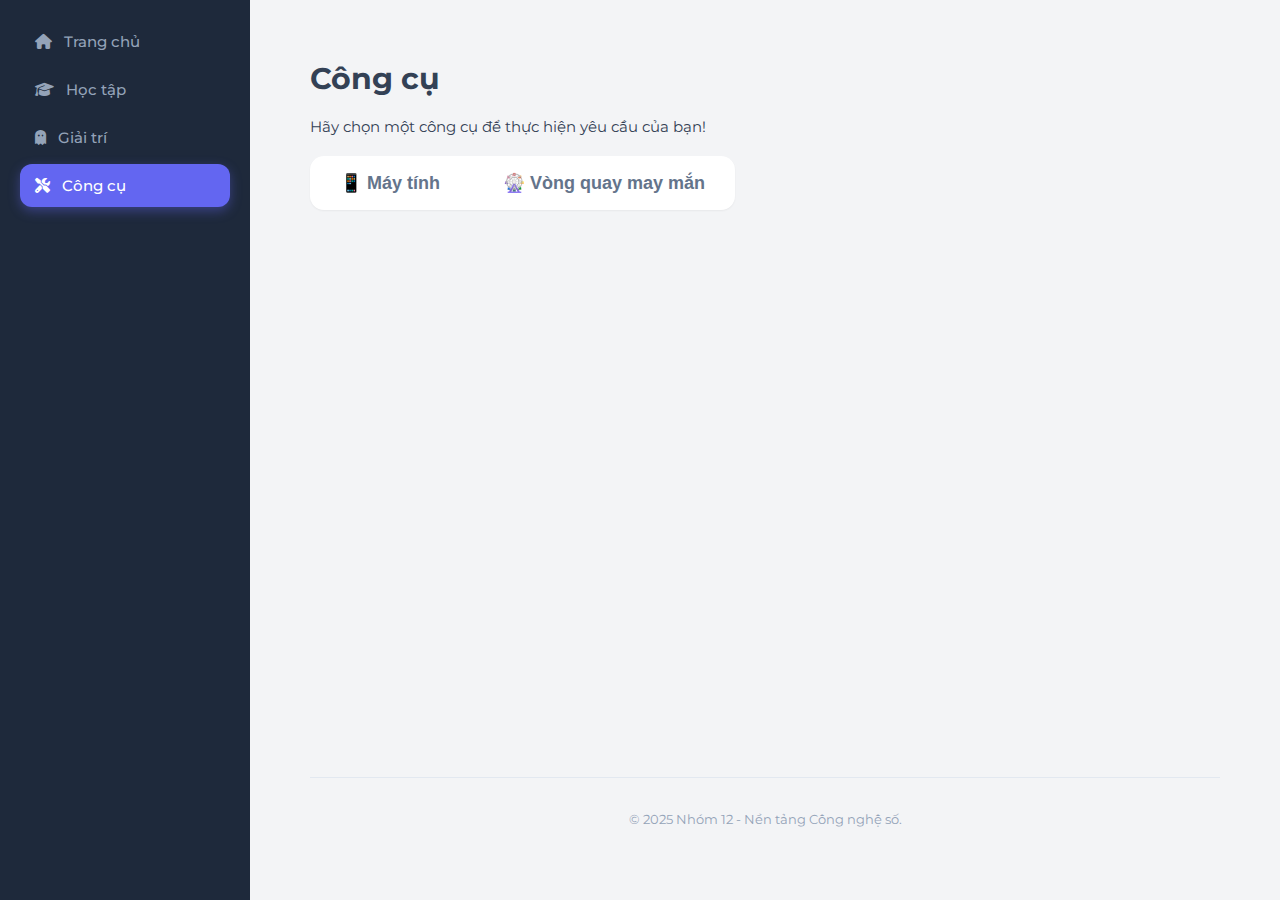
<file: congcu.html>
<!DOCTYPE HTML>
<html lang="vi">
<head>
    <title>Game Center - Giải trí</title>
    <meta charset="utf-8" />
    <meta name="viewport" content="width=device-width, initial-scale=1" />
    <link href="https://fonts.googleapis.com/css2?family=Montserrat:wght@600;700&family=Roboto:wght@300;400;500;700&display=swap" rel="stylesheet">
    <link rel="stylesheet" href="https://cdnjs.cloudflare.com/ajax/libs/font-awesome/6.4.0/css/all.min.css">
    <link rel="stylesheet" href="css\style_congcu.css">

</head>
<body class="is-preload">

<section id="sidebar">
    <div class="inner">
        <nav>
            <ul>
                <li><a href="index.html" ><i class="fa-solid fa-house"></i> Trang chủ</a></li> 
                <li><a href="hoctap.html"><i class="fa-solid fa-graduation-cap"></i> Học tập</a></li>
                <li><a href="giaitri.html"><i class="fa-solid fa-ghost"></i> Giải trí</a></li>
                <li><a href="congcu.html" class="active"><i class="fa-solid fa-screwdriver-wrench"></i> Công cụ</a></li>
            </ul>
        </nav>
    </div>
</section>

    <div id="wrapper" style="margin-top: 0px;">
    <section class="wrapper style1 fade-up fullscreen">
        <div class="inner">
            <h1>Công cụ</h1>
            <p>Hãy chọn một công cụ để thực hiện yêu cầu của bạn!</p>

            <section id="game-selector">
                <button onclick="showGame('calculator')">📱 Máy tính</button>
                <button onclick="showGame('vongquay')">🎡 Vòng quay may mắn</button>
            </section>

            <section id="game-area">

                <div id="calculator" class="game-box">
                    <h3 class="calculator-title">🖩 Casio fx-580 — Máy tính khoa học</h3> 
                    <div class="machine">
                        
                        <div class="calc-shell" role="application">
                            <div id="screen" class="screen">
                                <div id="expr" class="expr">&nbsp;</div>
                                <div id="result" class="result">0</div>
                            </div>

                            <div class="controls">
                                <div style="display:flex; gap:10px;">
                                    <div class="toggle">
                                        <select id="mode">
                                            <option value="COMP">COMP</option>
                                            <option value="STAT">STAT</option>
                                            <option value="BASE">BASE</option>
                                        </select>
                                    </div>
                                    <div class="toggle">
                                        <select id="angleMode">
                                            <option value="DEG">DEG</option>
                                            <option value="RAD">RAD</option>
                                        </select>
                                    </div>
                                </div>

                                <div class="btn-action-group">
                                    <button id="clearEntry" class="btn-clear" data-key="CE" title="Clear Entry">CE</button>
                                    <button id="allClear" class="btn-clear" data-key="AC" title="All Clear">AC</button>
                                </div>
                            </div>

                            <div class="keypad-grid">
                                <div class="btn func" data-key="(">(</div>
                                <div class="btn func" data-key=")">)</div>
                                <div class="btn func" data-key="pi">π</div>
                                <div class="btn func" data-key="e">e</div>

                                <div class="btn func" data-key="sin">sin</div>
                                <div class="btn func" data-key="cos">cos</div>
                                <div class="btn func" data-key="tan">tan</div>
                                <div class="btn func" data-key="^">^</div>

                                <div class="btn func" data-key="asin">sin⁻¹</div>
                                <div class="btn func" data-key="acos">cos⁻¹</div>
                                <div class="btn func" data-key="atan">tan⁻¹</div>
                                <div class="btn func" data-key="sqrt">√</div>

                                <div class="btn func" data-key="ln">ln</div>
                                <div class="btn func" data-key="log">log</div>
                                <div class="btn func" data-key="!">x!</div>
                                <div class="btn func" data-key="%">%</div>

                                <div class="btn num" data-key="7">7</div>
                                <div class="btn num" data-key="8">8</div>
                                <div class="btn num" data-key="9">9</div>
                                <div class="btn op" data-key="/">÷</div>

                                <div class="btn num" data-key="4">4</div>
                                <div class="btn num" data-key="5">5</div>
                                <div class="btn num" data-key="6">6</div>
                                <div class="btn op" data-key="*">×</div>

                                <div class="btn num" data-key="1">1</div>
                                <div class="btn num" data-key="2">2</div>
                                <div class="btn num" data-key="3">3</div>
                                <div class="btn op" data-key="-">−</div>

                                <div class="btn num" data-key="0">0</div>
                                <div class="btn num" data-key=".">.</div>
                                <div class="btn accent" id="equals" data-key="=">=</div>
                                <div class="btn op" data-key="+">+</div>
                            </div>

                            <div class="meta">
                                <div>Gợi ý: Enter = Bằng, Backspace = Xóa, C = AC</div>
                            </div>
                        </div>

                    </div>
                </div>
                
                <div id="vongquay" class="game-box"> 
                    <div class="card">
                        <h2 style="text-align:center;margin:0 0 8px">🎡 Vòng quay may mắn — Bản sửa lỗi kết quả</h2>
                        <canvas id="wheel" width="520" height="520" aria-label="Vòng quay"></canvas>
                        <div class="controls">
                            <button id="spin">QUAY</button>
                            <button id="quick">Quay nhanh</button>
                            <input id="prizeInput" type="text" placeholder="Nhập phần thưởng..." style="width:260px">
                            <button id="add">Thêm</button>
                        </div>
                        <div class="list" id="list"></div>
                        <div id="result-vongquay" aria-live="polite"></div> 
                    </div>
                </div>
                
            </section>
        </div>
    </section>
    <footer id="footer">
        <p>© 2025 Nhóm 12 - Nền tảng Công nghệ số.</p>
    </footer>
</div>
<script src="js\js_congcu.js"></script>

</body>
</html>
</file>
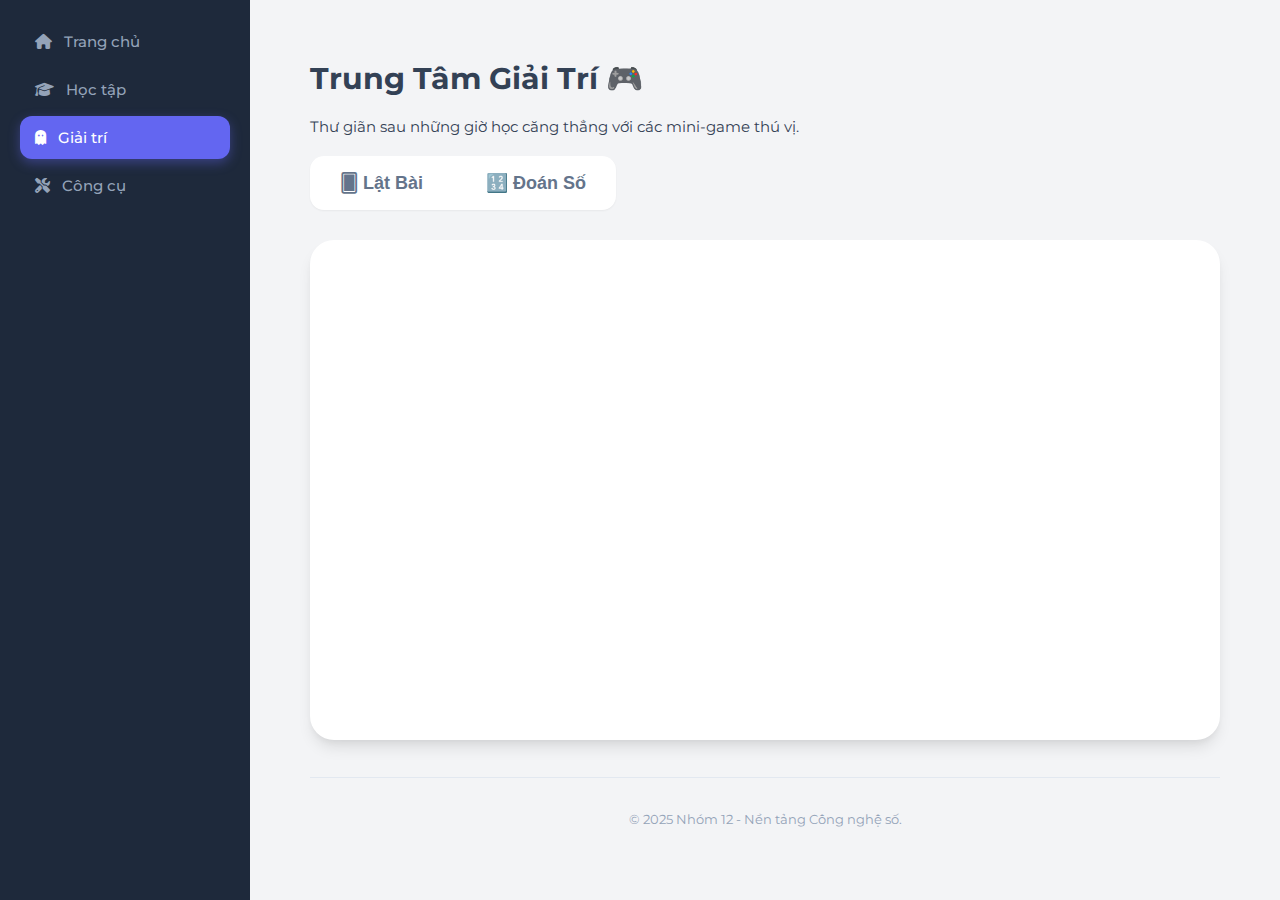
<file: giaitri.html>
<!DOCTYPE HTML>
<html lang="vi">
<head>
    <title>Game Center - Giải trí</title>
    <meta charset="utf-8" />
    <meta name="viewport" content="width=device-width, initial-scale=1" />
    <link href="https://fonts.googleapis.com/css2?family=Montserrat:wght@600;700&family=Roboto:wght@300;400;500;700&display=swap" rel="stylesheet">
    <link rel="stylesheet" href="https://cdnjs.cloudflare.com/ajax/libs/font-awesome/6.4.0/css/all.min.css">
    <link rel="stylesheet" href="css\style_giaitri.css">

</head>
<body class="is-preload">

<section id="sidebar">
    <div class="inner">
        <nav>
            <ul>
                <li><a href="index.html" ><i class="fa-solid fa-house"></i> Trang chủ</a></li> 
                <li><a href="hoctap.html"><i class="fa-solid fa-graduation-cap"></i> Học tập</a></li>
                <li><a href="giaitri.html"class="active"><i class="fa-solid fa-ghost"></i> Giải trí</a></li>
                <li><a href="congcu.html"><i class="fa-solid fa-screwdriver-wrench"></i> Công cụ</a></li>
            </ul>
        </nav>
    </div>
</section>

    <div id="wrapper">
        <div class="inner">
            
            <h1>Trung Tâm Giải Trí 🎮</h1>
            <p class="subtitle">Thư giãn sau những giờ học căng thẳng với các mini-game thú vị.</p>

            <section id="game-selector" style="font-size: 40px;">
                <!-- <button onclick="showGame('taixiu')">🎲 Gieo xúc s</button> -->
                <button onclick="showGame('cardmatch')">🂠 Lật Bài</button>
                <button onclick="showGame('guessnum')">🔢 Đoán Số</button>
            </section>

            <section id="game-area">
                
                <div id="cardmatch" class="game-box">
                    <h3>🂠 Luyện trí nhớ: Tìm cặp giống nhau</h3>
                    <p style="color:var(--text-light); margin-bottom: 20px;">
                        Luật chơi: Lật 2 lá bài giống nhau để ghi điểm. Cố gắng hoàn thành nhanh nhất có thể!
                    </p>
                    
                    <div style="margin-bottom:20px;  display:flex; align-items:center; gap: 10px;">
                        <select style="font-size:20px;;" id="card-count">
                            <option value="16">Dễ (16 ô)</option>
                            <option value="20">Thường (20 ô)</option>
                            <option value="24">Khó (24 ô)</option>
                            <option value="32">Siêu khó (32 ô)</option>
                        </select>
                        <button onclick="startGame()" class="game-action xoc" style="padding: 8px 20px; margin:0; font-size:20px;">Bắt đầu</button>
                        <button onclick="resetGame()" class="game-action tai" style="padding: 8px 20px; margin:0; font-size:20px; background:#94a3b8;">Reset</button>
                    </div>

                    <div style="margin-bottom:20px; font-weight: 500;">
                        ⏱ Thời gian: <span id="timer" style="color:var(--primary); font-weight:700;">0</span>s 
                        &nbsp;|&nbsp; 
                        ❌ Sai: <span id="wrong" style="color:#ef4444; font-weight:700;">0</span>
                    </div>
                    
                    <div id="finalResult" style="margin-bottom:20px; font-size:18px; font-weight:700; color:#10b981;"></div>

                    <div id="cardBoard" style="display:grid; gap:10px; justify-content:center;"></div>
                </div>

                <div id="guessnum" class="game-box" style="font-size: 20px;">
                    <h3>🔢 Thử tài đoán số bí mật</h3>
                    <p style="color:var(--text-light); margin-bottom: 20px;">
                        Luật chơi:  Máy tính đã chọn một số từ <strong style="color: #ef4444;">1 đến 100</strong>. Bạn hãy đoán xem đó là số mấy?
                    </p>
                    
                    <div style="display: flex; gap: 10px; flex-wrap: wrap; align-items: center;">
                        <input style="font-size:20px;" type="number" id="userGuess" placeholder="Nhập số (1-100)" min="1" max="100">
                        <button onclick="doanSo()" class="game-action xoc" style="padding: 8px 20px; margin:0; font-size:20px;">Đoán</button>
                        <button onclick="choiLai()" class="game-action tai" style="padding: 8px 20px; margin:0; font-size:20px; background:#94a3b8;">Reset</button>
                        
                    </div>

                    <p id="msgGuess" style="margin-top:20px; font-size:20px; font-weight:700; min-height: 30px;"></p>
                    <p style="color:var(--text-light)">Số lần đoán: <span id="countGuess" style="font-weight:700; color:var(--text-dark)">0</span></p>
                </div>

            </section>
        </div>

        <footer id="footer" style="margin-top: auto; padding: 20px; text-align: center; color: var(--text-light); border-top: 1px solid #e2e8f0;">
            <p>© 2025 Nhóm 12 - Nền tảng Công nghệ số.</p>
        </footer>
    </div>
    
    <script src="js\js_giaitri.js"></script>

</body>
</html>
</file>
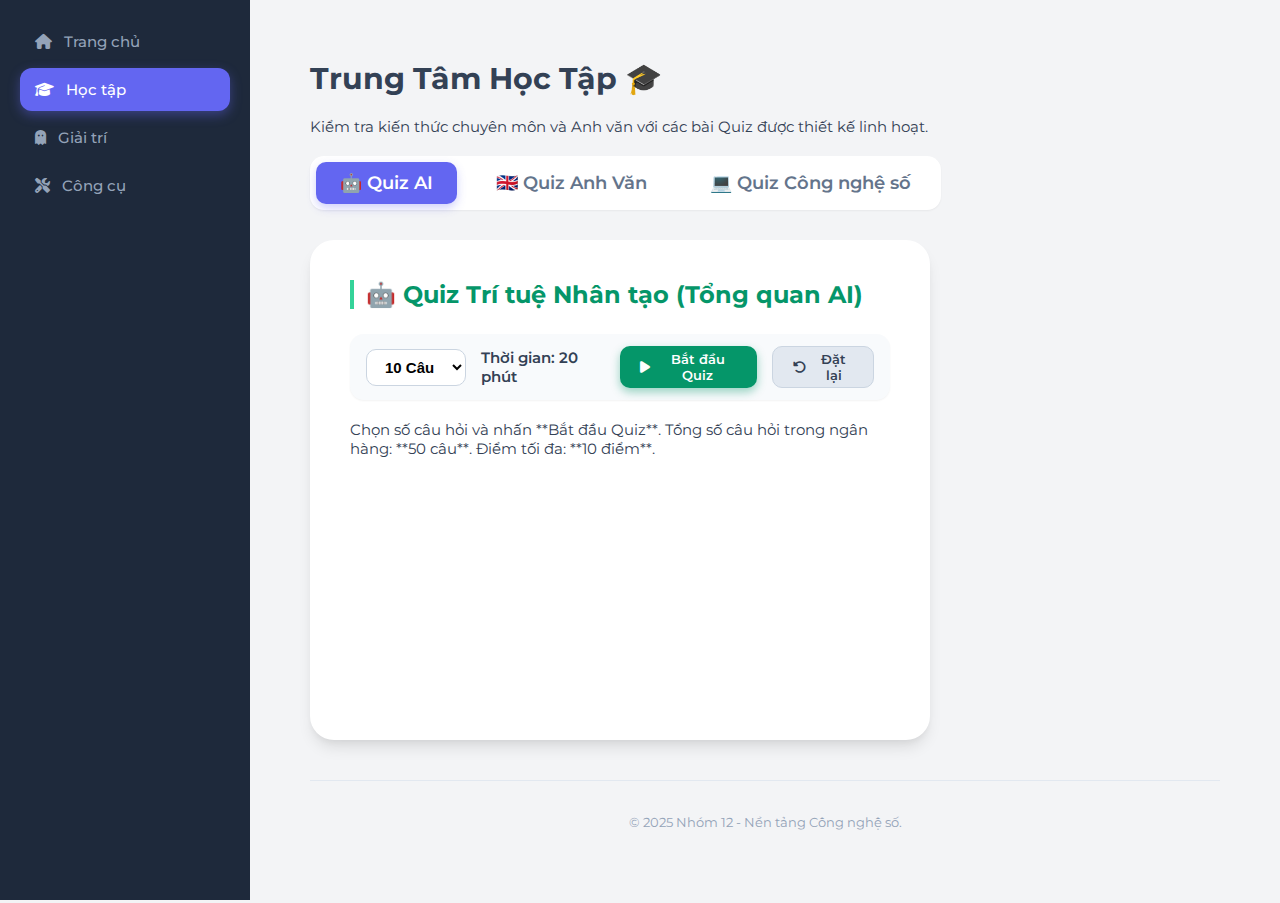
<file: hoctap.html>
<!DOCTYPE HTML>
<html lang="vi">
<head>
    <title>Learning Center - Học tập</title>
    <meta charset="utf-8" />
    <meta name="viewport" content="width=device-width, initial-scale=1" />
    <link href="https://fonts.googleapis.com/css2?family=Montserrat:wght@600;700&family=Roboto:wght@300;400;500;700&display=swap" rel="stylesheet">
    <link rel="stylesheet" href="https://cdnjs.cloudflare.com/ajax/libs/font-awesome/6.4.0/css/all.min.css">
    <link rel="stylesheet" href="css\style_hoctap.css">

</head>
<body class="is-preload">

<div id="floating-timer"></div>

<section id="sidebar">
    <div class="inner">
        <nav>
            <ul>
                <li><a href="index.html" ><i class="fa-solid fa-house"></i> Trang chủ</a></li> 
                <li><a href="hoctap.html" class="active"><i class="fa-solid fa-graduation-cap"></i> Học tập</a></li>
                <li><a href="giaitri.html"><i class="fa-solid fa-ghost"></i> Giải trí</a></li>
                <li><a href="congcu.html"><i class="fa-solid fa-screwdriver-wrench"></i> Công cụ</a></li>
            </ul>
        </nav>
    </div>
</section>

<div id="wrapper">
    <div class="inner">
        
        <h1 class="header-content">Trung Tâm Học Tập 🎓</h1>
        <p class="subtitle">Kiểm tra kiến thức chuyên môn và Anh văn với các bài Quiz được thiết kế linh hoạt.</p>

        <section id="tool-selector">
            <button onclick="showTool('quiz-ai')">🤖 Quiz AI</button>
            <button onclick="showTool('quiz-english')">🇬🇧 Quiz Anh Văn</button>
            <button onclick="showTool('quiz-it-basic')">💻 Quiz Công nghệ số</button>
        </section>
        
        <div id="content-wrapper">
            <section id="content-area">
                <div id="quiz-ai" class="tool-box">
                    <h3>🤖 Quiz Trí tuệ Nhân tạo (Tổng quan AI)</h3>
                    <div id="ai-controls" class="controls-bar">
                        <select id="ai-num-questions">
                            <option value="10">10 Câu</option>
                            <option value="20">20 Câu</option>
                            <option value="40">40 Câu</option>
                        </select>
                        <span id="ai-time-limit" style="color:var(--text-main); font-weight: 600;">Thời gian: 20 phút</span>
                        <button onclick="startQuiz('ai')" class="btn-action btn-start"><i class="fa-solid fa-play"></i> Bắt đầu Quiz</button>
                        <button onclick="resetQuiz('ai')" class="btn-action btn-reset"><i class="fa-solid fa-rotate-left"></i> Đặt lại</button>
                    </div>

                    <div id="ai-info" class="quiz-info-block">
                        Chọn số câu hỏi và nhấn **Bắt đầu Quiz**. Tổng số câu hỏi trong ngân hàng: **${getQuizBank('ai').length} câu**. Điểm tối đa: **10 điểm**.
                    </div>
                    
                    <div id="ai-quiz-content" class="quiz-container">
                        </div>
                    <div id="ai-result-summary" class="result-box" style="display:none;"></div>
                </div>

                <div id="quiz-english" class="tool-box" style="display:none;">
                    <h3>🇬🇧 Quiz Anh Văn (Ngữ pháp, Từ vựng, Kiến thức Xã hội)</h3>
                    <div id="english-controls" class="controls-bar">
                        <select id="english-num-questions">
                            <option value="10">10 Câu</option>
                            <option value="20">20 Câu</option>
                            <option value="40">40 Câu</option>
                        </select>
                        <span id="english-time-limit" style="color:var(--text-main); font-weight: 600;">Thời gian: 20 phút</span>
                        <button onclick="startQuiz('english')" class="btn-action btn-start"><i class="fa-solid fa-play"></i> Bắt đầu Quiz</button>
                        <button onclick="resetQuiz('english')" class="btn-action btn-reset"><i class="fa-solid fa-rotate-left"></i> Đặt lại</button>
                    </div>
                    <div id="english-info" class="quiz-info-block">
                        Chọn số câu hỏi và nhấn **Bắt đầu Quiz**. Tổng số câu hỏi trong ngân hàng: **${getQuizBank('english').length} câu**. Điểm tối đa: **10 điểm**.
                    </div>
                    <div id="english-quiz-content" class="quiz-container"></div>
                    <div id="english-result-summary" class="result-box" style="display:none;"></div>
                </div>

                <div id="quiz-it-basic" class="tool-box" style="display:none;">
                    <h3>💻 Quiz Nền tảng Công nghệ số</h3>
                    <div id="it-basic-controls" class="controls-bar">
                        <select id="it-basic-num-questions">
                            <option value="10">10 Câu</option>
                            <option value="20">20 Câu</option>
                            <option value="40">40 Câu</option>
                        </select>
                        <span id="it-basic-time-limit" style="color:var(--text-main); font-weight: 600;">Thời gian: 20 phút</span>
                        <button onclick="startQuiz('it-basic')" class="btn-action btn-start"><i class="fa-solid fa-play"></i> Bắt đầu Quiz</button>
                        <button onclick="resetQuiz('it-basic')" class="btn-action btn-reset"><i class="fa-solid fa-rotate-left"></i> Đặt lại</button>
                    </div>
                    <div id="it-basic-info" class="quiz-info-block">
                        Chọn số câu hỏi và nhấn **Bắt đầu Quiz**. Tổng số câu hỏi trong ngân hàng: **${getQuizBank('it-basic').length} câu**. Điểm tối đa: **10 điểm**.
                    </div>
                    <div id="it-basic-quiz-content" class="quiz-container"></div>
                    <div id="it-basic-result-summary" class="result-box" style="display:none;"></div>
                </div>
            </section>

            <section id="question-status-panel">
                <h4>Trạng thái làm bài</h4>
                <div id="status-grid">
                    </div>
                <button id="ai-submit-btn" onclick="submitQuiz('ai')" class="btn-action btn-start submit-panel-btn" style="display:none;"><i class="fa-solid fa-paper-plane"></i> Nộp bài AI</button>
                <button id="english-submit-btn" onclick="submitQuiz('english')" class="btn-action btn-start submit-panel-btn" style="display:none;"><i class="fa-solid fa-paper-plane"></i> Nộp bài Anh Văn</button>
                <button id="it-basic-submit-btn" onclick="submitQuiz('it-basic')" class="btn-action btn-start submit-panel-btn" style="display:none;"><i class="fa-solid fa-paper-plane"></i> Nộp bài Công nghệ số</button>

            </section>
        </div>
    </div>

    <footer id="footer">
        <p>© 2025 Nhóm 12 - Nền tảng Công nghệ số.</p>
    </footer>
</div>

<script src="js\js_hoctap.js"></script>

</body>
</html>
</file>
